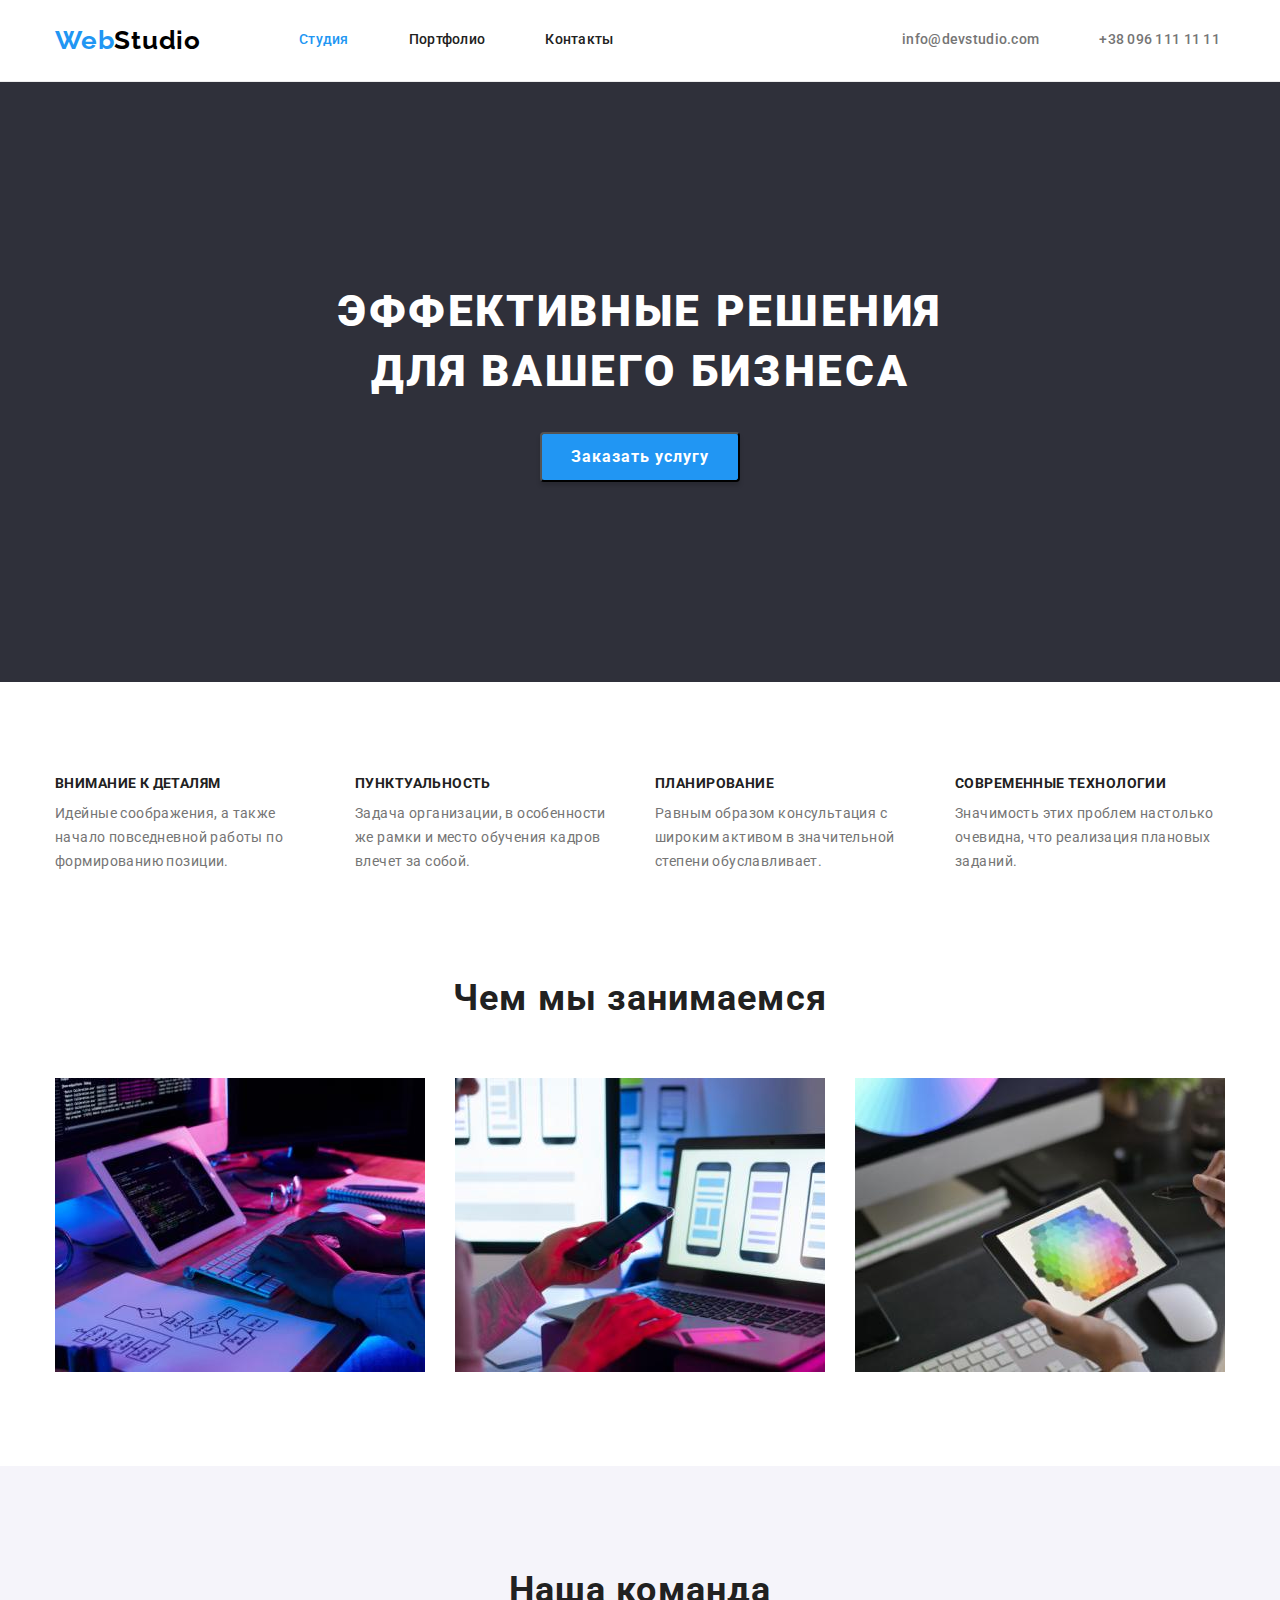
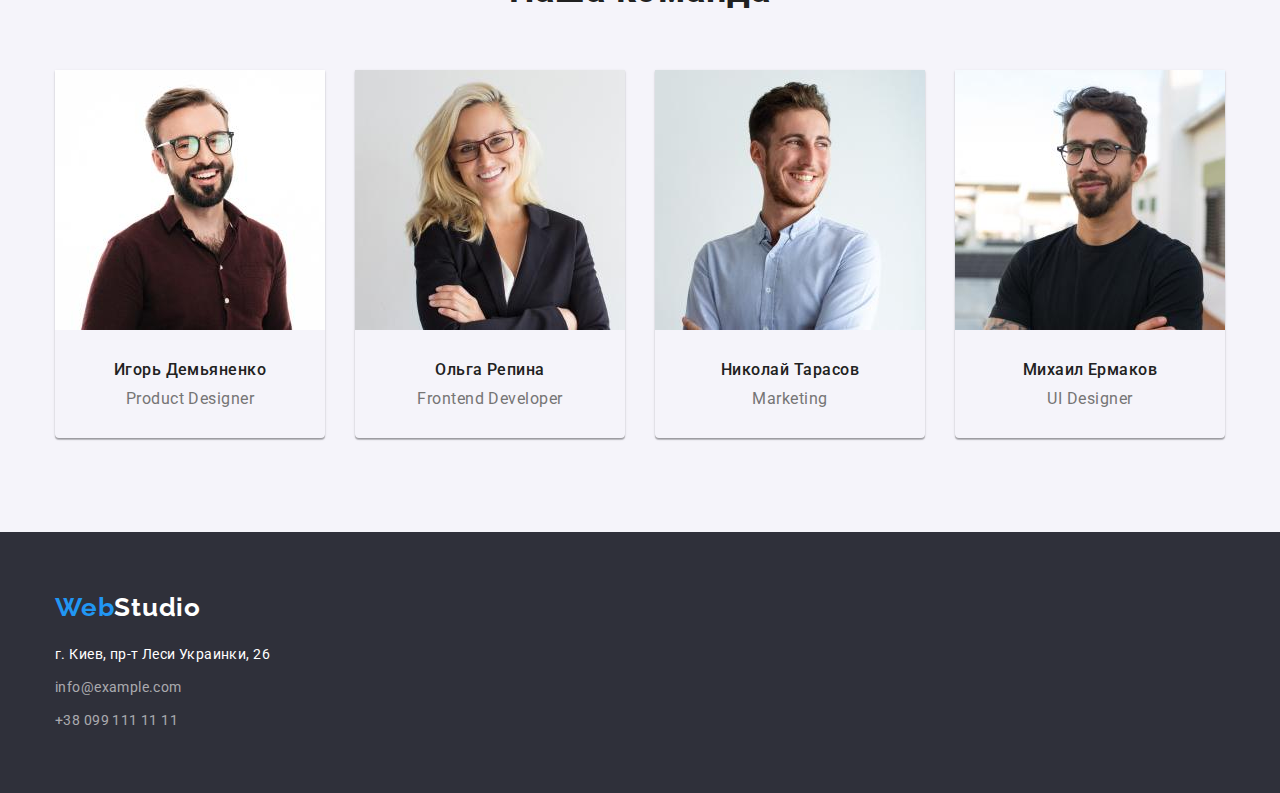
<file: index.html>
<!DOCTYPE html>
<html lang="ru">
<head>
    <meta charset="UTF-8">
    <meta http-equiv="X-UA-Compatible" content="IE=edge">
    <meta name="viewport" content="width=device-width, initial-scale=1.0">
    <title>WebStudio</title>
    <link rel="preconnect" href="https://fonts.googleapis.com">
    <link rel="preconnect" href="https://fonts.gstatic.com" crossorigin>
    <link href="https://fonts.googleapis.com/css2?family=Raleway:wght@700&family=Roboto:wght@400;500;700;900&display=swap"
        rel="stylesheet">
    <link rel="stylesheet" href="https://cdnjs.cloudflare.com/ajax/libs/modern-normalize/1.1.0/modern-normalize.css">
    <link rel="stylesheet" href="./css/styles.css">
</head>
<body>
    <!-- HEADER -->
    <header>
        <div class="container">
            <a class="link logo-header" href="" target="_blank" rel="noopener noreferrer" lang="en"><span
                    class="logo-web">Web</span>Studio</a>
            <nav class="nav">
                <ul class="list">
                    <li class="item"><a class="link nav-item current" href="./index.html" rel="noopener noreferrer">Студия</a></li>
                    <li class="item"><a class="link nav-item" href="./portfolio.html" rel="noopener noreferrer">Портфолио</a></li>
                    <li class="item"><a class="link nav-item" href="" rel="noopener noreferrer">Контакты</a></li>
                </ul>
            </nav>
            <ul class="list contacts">
                <li class="item"><a class="link header-contact" href="mailto:info@devstudio.com">info@devstudio.com</a></li>
                <li class="item"><a class="link header-contact" href="tel:+380961111111">+38 096 111 11 11</a></li>
            </ul>
        </div>
    </header>

    <!-- MAIN SECTION -->
    <main>
        <!-- HERO -->
        <section class="hero">
           <div class="container">
                <h1 class="hero-title">Эффективные решения для вашего бизнеса</h1>
                <button class="hero-btn" type="button">Заказать услугу</button>
           </div>
        </section>

        <!-- ADVANTAGES -->
        <section class="section">
           <div class="container">
                <h2 class="visually-hidden">Достоинства компании</h2>
                <ul class="list advnt-list">
                    <li class="item">
                        <h3 class="advnt-title">Внимание к деталям</h3>
                        <p class="advnt-text">Идейные соображения, а также начало повседневной работы по формированию позиции.</p>
                    </li>
                    <li class="item">
                        <h3 class="advnt-title">Пунктуальность</h3>
                        <p class="advnt-text">Задача организации, в особенности же рамки и место обучения кадров влечет за собой.</p>
                    </li>
                    <li class="item">
                        <h3 class="advnt-title">Планирование</h3>
                        <p class="advnt-text">Равным образом консультация с широким активом в значительной степени обуславливает.</p>
                    </li>
                    <li class="item">
                        <h3 class="advnt-title">Современные технологии</h3>
                        <p class="advnt-text">Значимость этих проблем настолько очевидна, что реализация плановых заданий.</p>
                    </li>
                </ul>
           </div>
        </section>

        <!-- SPECIALIZATION -->
        <section class="special section">
            <div class="container">
                <h2 class="special-title">Чем мы занимаемся</h2>
                <ul class="list special-list">
                    <li class="item"><img src="./images/what-are-we-doing-01.jpg" alt="Создание веб-сайтов любой сложности" width="370" height="294">
                    </li>
                    <li class="item"><img src="./images/what-are-we-doing-02.jpg" alt="Создание веб-сайтов любой сложности" width="370" height="294">
                    </li>
                    <li class="item"><img src="./images/what-are-we-doing-03.jpg" alt="Создание веб-сайтов любой сложности" width="370" height="294">
                    </li>
                </ul>
            </div>
        </section>

        <!-- TEAM -->
        <section class="section team">
            <div class="container">
                <h2 class="team-title">Наша команда</h2>
                <ul class="list team-list">
                    <li class="item">
                        <img src="./images/our-team-01.jpg" alt="Фотография" width="270" height="260">
                        <div class="team-item">
                            <h3 class="team-subtitle">Игорь Демьяненко</h3>
                            <p class="team-text" lang="en">Product Designer</p>
                        </div>
                    </li>
                    <li class="item">
                        <img src="./images/our-team-02.jpg" alt="Фотография" width="270" height="260">
                       <div class="team-item">
                            <h3 class="team-subtitle">Ольга Репина</h3>
                            <p class="team-text" lang="en">Frontend Developer</p>
                       </div>
                    </li>
                    <li class="item">
                        <img src="./images/our-team-03.jpg" alt="Фотография" width="270" height="260">
                        <div class="team-item">
                            <h3 class="team-subtitle">Николай Тарасов</h3>
                            <p class="team-text" lang="en">Marketing</p>
                        </div>
                    </li>
                    <li class="item">
                        <img src="./images/our-team-04.jpg" alt="Фотография" width="270" height="260">
                       <div class="team-item">
                            <h3 class="team-subtitle">Михаил Ермаков</h3>
                            <p class="team-text" lang="en">UI Designer</p>
                       </div>
                    </li>
                </ul>
            </div>
        </section>
    </main>

    <!-- FOOTER -->
    <footer class="footer">
        <div class="container">
            <a class="link logo-footer" href="" target="_blank" rel="noopener noreferrer" lang="en"><span
                    class="logo-web">Web</span>Studio</a>
            <address class="address">
                <p class="address-text">г. Киев, пр-т Леси Украинки, 26</p>
                <ul class="list">
                    <li><a class="link footer-contact" href="mailto:info@example.com">info@example.com</a></li>
                    <li><a class="link footer-contact" href="tel:+380991111111">+38 099 111 11 11</a></li>
                </ul>
            </address>
        </div>
    </footer>
</body>
</html>
</file>
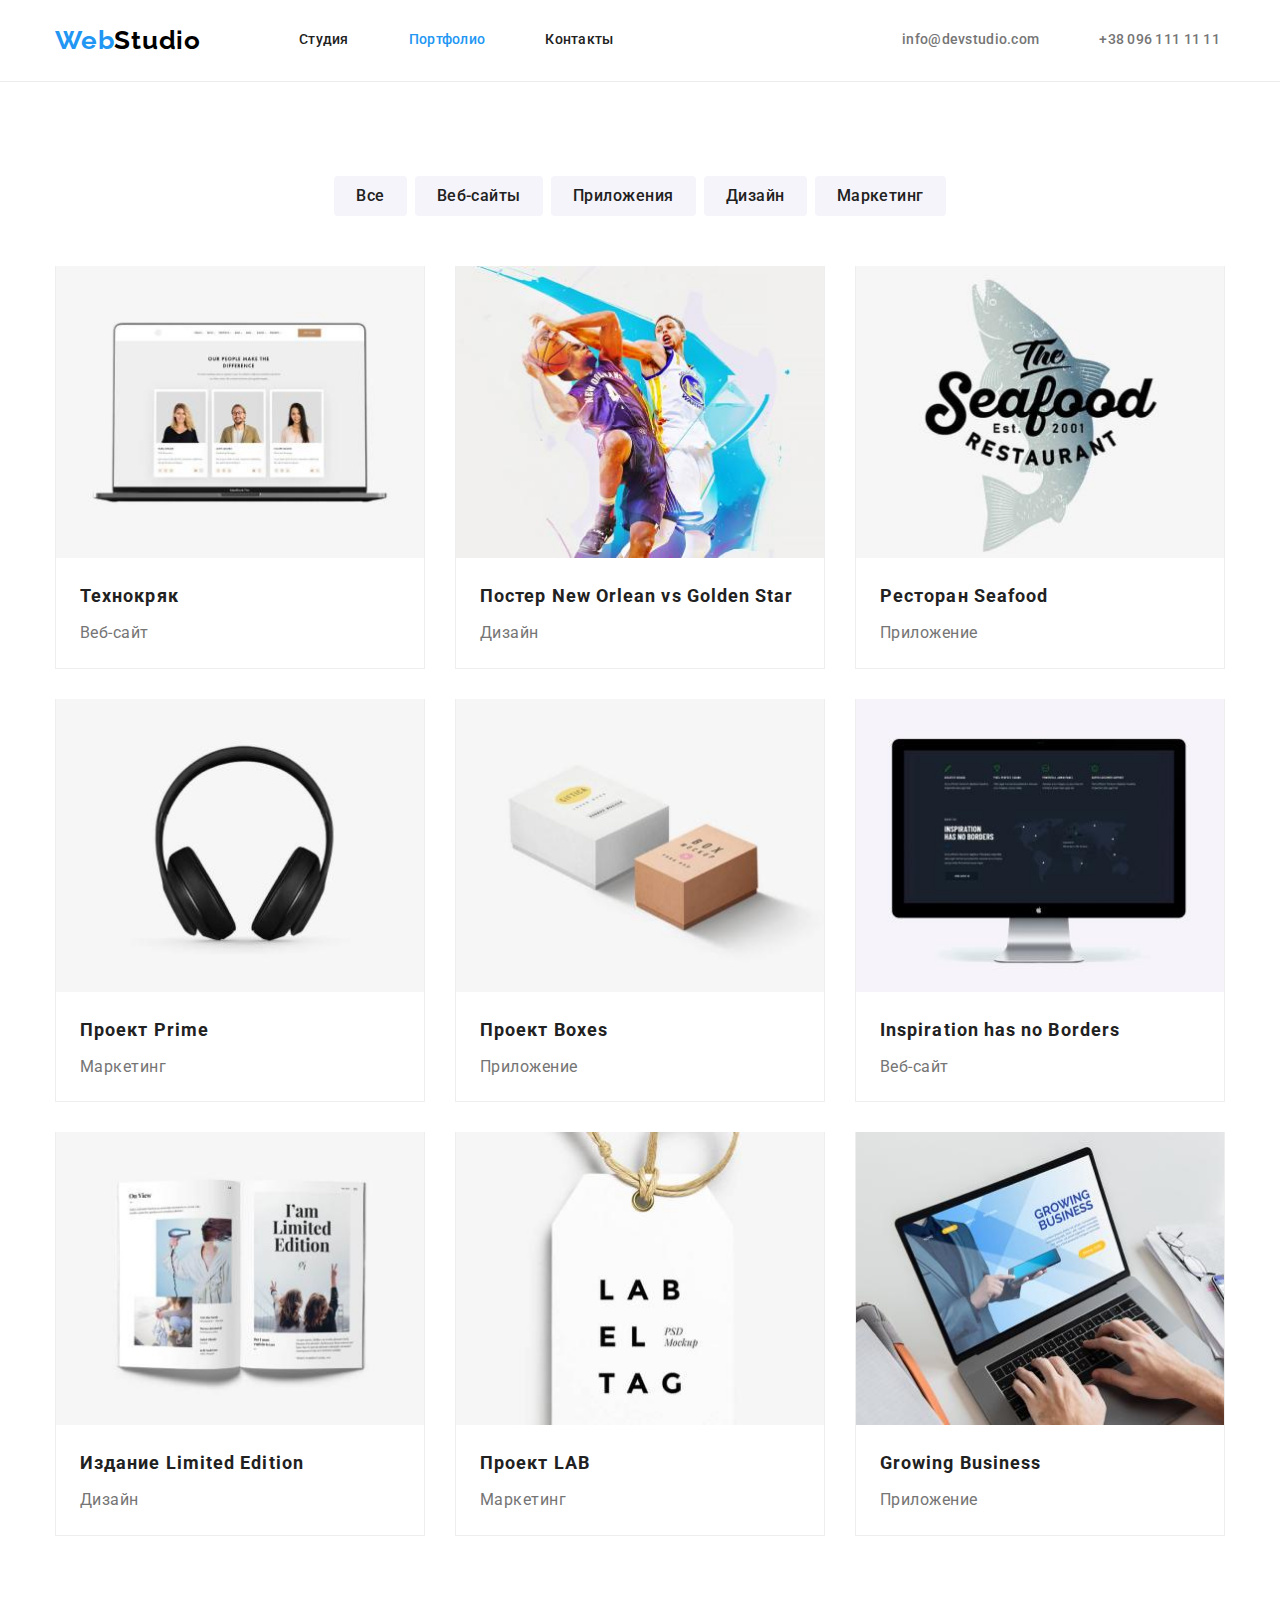
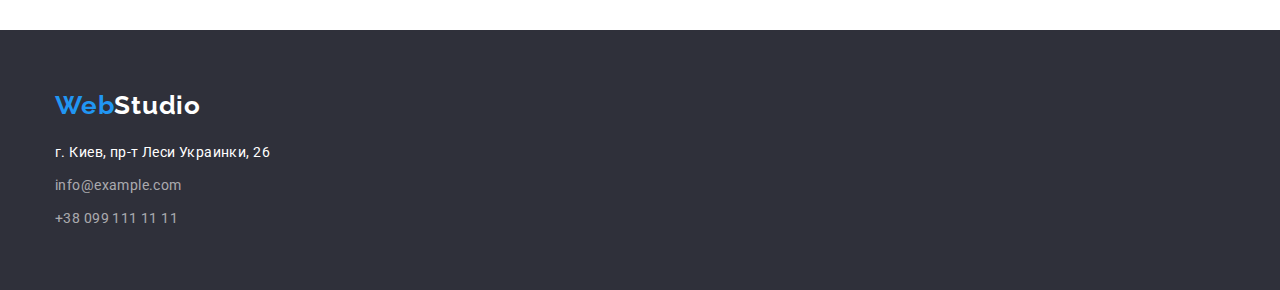
<file: portfolio.html>
<!DOCTYPE html>
<html lang="ru">

<head>
    <meta charset="UTF-8">
    <meta http-equiv="X-UA-Compatible" content="IE=edge">
    <meta name="viewport" content="width=device-width, initial-scale=1.0">
    <title>Portfolio</title>
    <link rel="preconnect" href="https://fonts.googleapis.com">
    <link rel="preconnect" href="https://fonts.gstatic.com" crossorigin>
    <link
        href="https://fonts.googleapis.com/css2?family=Raleway:wght@700&family=Roboto:wght@400;500;700;900&display=swap"
        rel="stylesheet">
    <link rel="stylesheet" href="https://cdnjs.cloudflare.com/ajax/libs/modern-normalize/1.1.0/modern-normalize.css">
    <link rel="stylesheet" href="./css/styles.css">
</head>

<body>
    <!-- HEADER -->
    <header>
        <div class="container">
            <a class="link logo-header" href="" target="_blank" rel="noopener noreferrer" lang="en"><span
                    class="logo-web">Web</span>Studio</a>
            <nav class="nav">
                <ul class="list">
                    <li class="item"><a class="link nav-item" href="./index.html" rel="noopener noreferrer">Студия</a></li>
                    <li class="item"><a class="link nav-item current" href="./portfolio.html"
                            rel="noopener noreferrer">Портфолио</a></li>
                    <li class="item"><a class="link nav-item" href="" rel="noopener noreferrer">Контакты</a></li>
                </ul>
            </nav>
            <ul class="list contacts">
                <li class="item"><a class="link header-contact" href="mailto:info@devstudio.com">info@devstudio.com</a></li>
                <li class="item"><a class="link header-contact" href="tel:+380961111111">+38 096 111 11 11</a></li>
            </ul>
        </div>
    </header>

    <!-- MAIN SECTION -->
    <main>
        <h1 class="visually-hidden">Наши работы</h1>
        <section class="cards">
            <div class="container">
                <h2 class="visually-hidden">Перечень работ</h2>
                <ul class="list list-btn">
                    <li class="item"><button class="works-btn" type="button">Все</button></li>
                    <li class="item"><button class="works-btn" type="button">Веб-сайты</button></li>
                    <li class="item"><button class="works-btn" type="button">Приложения</button></li>
                    <li class="item"><button class="works-btn" type="button">Дизайн</button></li>
                    <li class="item"><button class="works-btn" type="button">Маркетинг</button></li>
                </ul>
                <ul class="list cards-list">
                    <li class="item">
                        <a class="link" href="" rel="noopener noreferrer"><img src="./images/our-works-01.jpg"
                                alt="Разработка веб-сайтов" width="370" height="294"></a>
                        <div class="works-position">
                            <h3 class="works-item">Технокряк</h3>
                            <p class="works-text">Веб-сайт</p>
                        </div>
                    </li>
                    <li class="item">
                        <a class="link" href="" rel="noopener noreferrer"><img src="./images/our-works-02.jpg"
                                alt="Разработка веб-сайтов" width="370" height="294"></a>
                        <div class="works-position">
                            <h3 class="works-item">Постер New Orlean vs Golden Star</h3>
                            <p class="works-text">Дизайн</p>
                        </div>
                    </li>
                    <li class="item">
                        <a class="link" href="" rel="noopener noreferrer"><img src="./images/our-works-03.jpg"
                                alt="Разработка веб-сайтов" width="370" height="294"></a>
                        <div class="works-position">
                            <h3 class="works-item">Ресторан Seafood</h3>
                            <p class="works-text">Приложение</p>
                        </div>
                    </li>
                    <li class="item">
                        <a class="link" href="" rel="noopener noreferrer"><img src="./images/our-works-04.jpg"
                                alt="Разработка веб-сайтов" width="370" height="294"></a>
                        <div class="works-position">
                            <h3 class="works-item">Проект Prime</h3>
                            <p class="works-text">Маркетинг</p>
                        </div>
                    </li>
                    <li class="item">
                        <a class="link" href="" rel="noopener noreferrer"><img src="./images/our-works-05.jpg"
                                alt="Разработка веб-сайтов" width="370" height="294"></a>
                        <div class="works-position">
                            <h3 class="works-item">Проект Boxes</h3>
                            <p class="works-text">Приложение</p>
                        </div>
                    </li>
                    <li class="item">
                        <a class="link" href="" rel="noopener noreferrer"><img src="./images/our-works-06.jpg"
                                alt="Разработка веб-сайтов" width="370" height="294"></a>
                        <div class="works-position">
                            <h3 class="works-item">Inspiration has no Borders</h3>
                            <p class="works-text">Веб-сайт</p>
                        </div>
                    </li>
                    <li class="item">
                        <a class="link" href="" rel="noopener noreferrer"><img src="./images/our-works-07.jpg"
                                alt="Разработка веб-сайтов" width="370" height="294"></a>
                        <div class="works-position">
                            <h3 class="works-item">Издание Limited Edition</h3>
                            <p class="works-text">Дизайн</p>
                        </div>
                    </li>
                    <li class="item">
                        <a class="link" href="" rel="noopener noreferrer"><img src="./images/our-works-08.jpg"
                                alt="Разработка веб-сайтов" width="370" height="294"></a>
                        <div class="works-position">
                            <h3 class="works-item">Проект LAB</h3>
                            <p class="works-text">Маркетинг</p>
                        </div>
                    </li>
                    <li class="item">
                        <a class="link" href="" rel="noopener noreferrer"><img src="./images/our-works-09.jpg"
                                alt="Разработка веб-сайтов" width="370" height="294"></a>
                        <div class="works-position">
                            <h3 class="works-item">Growing Business</h3>
                            <p class="works-text">Приложение</p>
                        </div>
                    </li>
                </ul>
            </div>
        </section>
    </main>

    <!-- FOOTER -->
    <footer class="footer">
        <div class="container">
            <a class="link logo-footer" href="" target="_blank" rel="noopener noreferrer" lang="en"><span
                    class="logo-web">Web</span>Studio</a>
            <address class="address">
                <p class="address-text">г. Киев, пр-т Леси Украинки, 26</p>
                <ul class="list">
                    <li><a class="link footer-contact" href="mailto:info@example.com">info@example.com</a></li>
                    <li><a class="link footer-contact" href="tel:+380991111111">+38 099 111 11 11</a></li>
                </ul>
            </address>
        </div>
    </footer>
</body>

</html>
</file>
<file: css/styles.css>
:root {
  --main-text-color: #757575;
  --logo-first-color: #000000;
  --logo-web-color: #2196f3;
  --logo-second-color: #ffffff;
  --main-title-color: #ffffff;
  --second-title-color: #212121;
  --third-title-color: #212121;
  --nav-color: #212121;
  --hero-btn-color: #ffffff;
  --hero-btn-bckgr: #2196f3;
  --works-btn-color: #212121;
  --works-btn-bckgr: #f5f4fa;
  --accent-color: #2196f3;
  --cards-border-color: #EEEEEE;
}

h1,
h2,
h3,
h4,
p,
ul {
  margin: 0;
  padding: 0;
}


img {
  display: block;
  max-width: 100%;
  height: auto;
}

body {
  font-family: Roboto, sans-serif;
  color: var(--main-text-color);
  /* width: 1600px; */
}

.container {
  width: 1200px;
  margin: 0 auto;
  padding: 0 15px;
}

.section {
  padding-top: 94px;
  padding-bottom: 94px;
}

/* ------COMMON CLASSES------ */
.visually-hidden {
  position: absolute;
  clip: rect(0 0 0 0);
  width: 1px;
  height: 1px;
  margin: -1px;
  border: 0;
  padding: 0;
  overflow: hidden;
}

.link {
  text-decoration: none;
}

.list {
  list-style: none;
}

/* ------HEADER------ */
header {
  padding-top: 25px;
  padding-bottom: 25px;
  border-bottom: 1px solid #ECECEC
}

header > .container {
  display: flex;
  align-items: center;
}

.logo-header {
  font-family: Raleway, sans-serif;
  font-weight: 700;
  font-size: 26px;
  line-height: 1.19;
  letter-spacing: 0.03em;
  color: var(--logo-first-color);

  margin-right: 93px;
}

.logo-web {
  color: var(--logo-web-color);
}

.nav > .list {
  display: flex;
}
.nav > .list > .item:not(:last-child) {
  margin-right: 50px;
}
.nav {
  margin-right: auto;
}

.nav-item {
  font-weight: 500;
  font-size: 14px;
  line-height: 1.14;
  letter-spacing: 0.02em;
  color: var(--nav-color);

  display: block;
  padding: 5px;
}

.nav-item:hover,
.nav-item:focus {
  color: var(--accent-color);
}

.nav-item.current {
  color: var(--accent-color);
}

.list.contacts {
  display: flex;
}

.contacts > .item:not(:last-child) {
  margin-right: 50px;
}

.contacts > .item {
  justify-content: flex-end;
}

.header-contact {
  font-weight: 500;
  font-size: 14px;
  line-height: 1.14;
  letter-spacing: 0.02em;
  color: var(--main-text-color);

  display: block;
  padding: 5px;
}

.header-contact:hover,
.header-contact:focus {
  color: var(--accent-color);
}

/* ------HERO------ */

.hero {
  background-color: #2f303a;

  padding-top: 200px;
  padding-bottom: 200px;
}

.hero-title {
  font-weight: 900;
  font-size: 44px;
  line-height: 1.36;
  text-align: center;
  letter-spacing: 0.06em;
  text-transform: uppercase;
  color: var(--main-title-color);

  width: 696px;
  height: 120px;
  margin: 0 auto 30px auto;
}

.hero-btn {
  font-family: inherit;
  font-weight: 700;
  font-size: 16px;
  line-height: 1.87;
  display: flex;
  align-items: center;
  text-align: center;
  letter-spacing: 0.06em;
  color: var(--hero-btn-color);
  background-color: var(--hero-btn-bckgr);
  cursor: pointer;

  width: 200px;
  height: 50px;
  box-shadow: 0px 4px 4px rgba(0, 0, 0, 0.15);
  border-radius: 4px;

  display: block;
  margin: 0 auto;
  padding: 0;
}

/* ------ADVANTAGES------ */
.advnt-list {
  display: flex;
}

.advnt-list > .item {
  width: 270px;
  margin-right: 30px;
}
.advnt-list > .item:last-child {
  margin-right: 0;
}

.advnt-title {
  font-weight: 700;
  font-size: 14px;
  line-height: 1.14;
  letter-spacing: 0.03em;
  text-transform: uppercase;
  color: var(--third-title-color);

  margin-bottom: 10px;
}

.advnt-text {
  font-size: 14px;
  line-height: 1.71;
  letter-spacing: 0.03em;
  color: var(--main-text-color);
}

/* ------SPECIALIZATION------ */
.special.section {
  padding-top: 0;
}

.special-title {
  font-weight: 700;
  font-size: 36px;
  line-height: 1.67;
  text-align: center;
  letter-spacing: 0.03em;
  color: var(--second-title-color);

  margin-bottom: 50px;
}

.special-list {
  display: flex;
}

.special-list > .item {
  flex-basis: calc(100% - (2 * 30px) / 4);
  margin-right: 30px;
}

.special-list > .item:last-child {
  margin-right: 0px;
}

/* ------TEAM------ */

.team {
  background-color: #F5F4FA;
}

.team-list {
  display: flex;
}

.team-list > .item {
  flex-basis: calc(100%  - (3 * 30px))/ 4);
  margin-right: 30px;
  box-shadow: 0px 1px 3px rgba(0, 0, 0, 0.12), 0px 1px 1px rgba(0, 0, 0, 0.14), 0px 2px 1px rgba(0, 0, 0, 0.2);
  border-radius: 0px 0px 4px 4px;
}

.team-list > .item:last-child {
  margin-right: 0;
}

.team-item {
  padding: 30px 0;
}

.team-title {
  font-weight: 700;
  font-size: 36px;
  line-height: 1.67;
  text-align: center;
  letter-spacing: 0.03em;
  color: var(--second-title-color);

  margin-bottom: 50px;
}

.team-subtitle {
  font-weight: 500;
  font-size: 16px;
  line-height: 1.19;
  text-align: center;
  letter-spacing: 0.03em;
  color: var(--third-title-color);

  margin-bottom: 10px;
}

.team-text {
  font-size: 16px;
  line-height: 1.19;
  text-align: center;
  letter-spacing: 0.03em;
  color: var(--main-text-color);
}

/* ------FOOTER------ */
.footer {
  background-color: #2f303a;
  padding: 60px 0;
}

.logo-footer {
  font-family: Raleway, sans-serif;
  font-weight: 700;
  font-size: 26px;
  line-height: 1.19;
  letter-spacing: 0.03em;
  color: var(--logo-second-color);

  display: block;
  margin-bottom: 20px;
}

.address {
  font-style: inherit;
}

.address-text {
  font-weight: 400;
  font-size: 14px;
  line-height: 1.71;
  letter-spacing: 0.03em;
  color: #ffffff;

  margin-bottom: 9px;
}

.footer-contact {
  font-family: inherit;
  font-weight: 400;
  font-size: 14px;
  line-height: 1.71;
  letter-spacing: 0.03em;
  color: rgba(255, 255, 255, 0.6);

  display: block;
}

.footer-contact:hover,
.footer-contact:focus {
  color: var(--accent-color);
}

a[href='mailto:info@example.com'] {
  margin-bottom: 9px;
}

/* ------PORTFOLIO------ */

.cards {
  padding: 94px 0;
}

.list-btn {
  display: flex;
  justify-content: center;
  margin-bottom: 50px;
}

.list-btn > .item:not(:last-child) {
  margin-right: 8px;
 
}

.works-btn {
  font-family: inherit;
  font-weight: 500;
  font-size: 16px;
  line-height: 1.62;
  text-align: center;
  letter-spacing: 0.03em;
  color: var(--works-btn-color);
  background-color: var(--works-btn-bckgr);
  border-radius: 4px;
   border-color: transparent;
  cursor: pointer;

  display: block;
  margin: 0;
  padding: 5px 20px;
}

.works-btn:hover,
.works-btn:focus {
  color: #ffffff;
  box-shadow: 0px 3px 1px rgba(0, 0, 0, 0.1), 0px 1px 2px rgba(0, 0, 0, 0.08), 0px 2px 2px rgba(0, 0, 0, 0.12);
  background-color: var(--accent-color);
}

.cards-list {
  display: flex;
  flex-wrap: wrap;
}

.cards-list > .item {
  background: #FFFFFF;
  border-bottom: 1px solid var(--cards-border-color);
  border-right: 1px solid var(--cards-border-color);
  border-left: 1px solid var(--cards-border-color);

  flex-basis: calc((100% - (2 * 30px)) / 3);
  margin-right: 30px;
  margin-bottom: 30px;
}

.cards-list > .item:nth-child(3n) {
  margin-right: 0;
}

.cards-list > .item:nth-last-child(-n + 3) {
  margin-bottom: 0px;
}

.works-position {
  padding: 20px 24px;
}
.works-item {
  font-weight: 700;
  font-size: 18px;
  line-height: 2;
  letter-spacing: 0.06em;
  color: var(--third-title-color);

  margin-bottom: 4px;
}

.works-text {
  font-weight: 400;
  font-size: 16px;
  line-height: 1.87;
  letter-spacing: 0.03em;
  color: var(--main-text-color);
}
</file>
